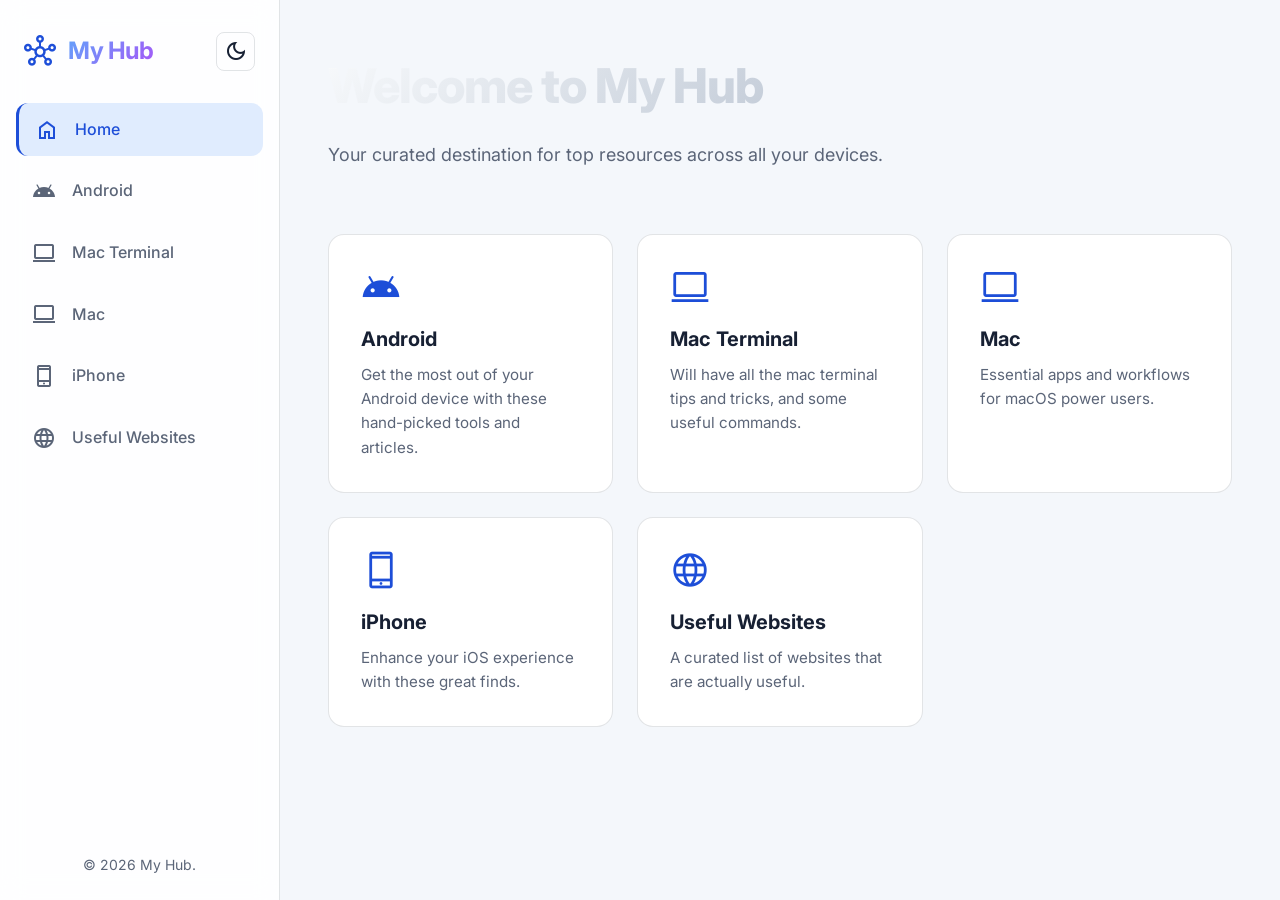
<file: index.html>
<!DOCTYPE html>
<html lang="en">
<head>
    <meta charset="UTF-8">
    <meta name="viewport" content="width=device-width, initial-scale=1.0">
    <title>My Hub | Home</title>
    <meta name="description" content="A curated collection of resources for Android, Mac, iPhone, and Useful Websites.">
    
    <!-- Google Fonts -->
    <link rel="preconnect" href="https://fonts.googleapis.com">
    <link rel="preconnect" href="https://fonts.gstatic.com" crossorigin>
    <link href="https://fonts.googleapis.com/css2?family=Inter:wght@300;400;500;600;700&display=swap" rel="stylesheet">
    
    <!-- Material Icons -->
    <link rel="stylesheet" href="https://fonts.googleapis.com/css2?family=Material+Symbols+Outlined:opsz,wght,FILL,GRAD@24,400,0,0" />
    
    <link rel="stylesheet" href="styles.css">
</head>
<body>

    <div class="app-container">
        <!-- Sidebar Navigation -->
        <aside class="sidebar" id="sidebar">
            <div class="sidebar-header">
                <div class="logo">
                    <span class="material-symbols-outlined logo-icon">hub</span>
                    <h1>My Hub</h1>
                </div>
                <button class="menu-toggle" id="menu-toggle" aria-label="Toggle menu">
                    <span class="material-symbols-outlined">menu</span>
                </button>
                <button class="theme-toggle" id="theme-toggle" type="button" aria-label="Switch to dark theme">
                    <span class="material-symbols-outlined">dark_mode</span>
                </button>
            </div>
            
            <nav class="sidebar-nav">
                <ul id="nav-list"></ul>
            </nav>
            
            <div class="sidebar-footer">
                <p>&copy; 2026 My Hub.</p>
            </div>
        </aside>

        <!-- Main Content Area -->
        <main class="main-content" id="content-container">
            <p class="loading-message">Loading content...</p>
        </main>
    </div>

    <script src="script.js"></script>
</body>
</html>
</file>
<file: styles.css>
/* CSS Reset and Variables */
:root {
    --bg-primary: #f4f7fb;
    --bg-secondary: #ffffff;
    --text-primary: #172033;
    --text-secondary: #5b6578;
    --accent-color: #2563eb;
    --accent-hover: #1d4ed8;
    --glass-bg: rgba(255, 255, 255, 0.88);
    --glass-border: rgba(23, 32, 51, 0.12);
    --card-bg: #ffffff;
    --list-bg: rgba(255, 255, 255, 0.86);
    --sidebar-width: 280px;
    --transition-speed: 0.3s;
}

:root[data-theme="dark"] {
    --bg-primary: #0f172a;
    --bg-secondary: #1e293b;
    --text-primary: #f8fafc;
    --text-secondary: #94a3b8;
    --accent-color: #3b82f6;
    --accent-hover: #60a5fa;
    --glass-bg: rgba(30, 41, 59, 0.7);
    --glass-border: rgba(255, 255, 255, 0.08);
    --card-bg: #1e293b;
    --list-bg: rgba(30, 41, 59, 0.5);
}

* {
    margin: 0;
    padding: 0;
    box-sizing: border-box;
}

body {
    font-family: 'Inter', -apple-system, BlinkMacSystemFont, 'Segoe UI', Roboto, Helvetica, Arial, sans-serif;
    background-color: var(--bg-primary);
    color: var(--text-primary);
    line-height: 1.6;
    overflow-x: hidden;
}

/* Layout */
.app-container {
    display: flex;
    min-height: 100vh;
}

/* Sidebar (Glassmorphism) */
.sidebar {
    width: var(--sidebar-width);
    background: var(--glass-bg);
    backdrop-filter: blur(12px);
    -webkit-backdrop-filter: blur(12px);
    border-right: 1px solid var(--glass-border);
    display: flex;
    flex-direction: column;
    position: fixed;
    height: 100vh;
    left: 0;
    top: 0;
    z-index: 100;
    transition: transform var(--transition-speed) ease;
}

.sidebar-header {
    padding: 2rem 1.5rem;
    display: flex;
    align-items: center;
    justify-content: space-between;
}

.logo {
    display: flex;
    align-items: center;
    gap: 0.75rem;
}

.logo h1 {
    font-size: 1.5rem;
    font-weight: 700;
    letter-spacing: -0.5px;
    background: linear-gradient(135deg, #60a5fa, #a855f7);
    -webkit-background-clip: text;
    -webkit-text-fill-color: transparent;
}

.logo-icon {
    font-size: 2rem;
    color: var(--accent-hover);
}

.menu-toggle {
    display: none;
    background: transparent;
    border: none;
    color: var(--text-primary);
    cursor: pointer;
}

.theme-toggle {
    background: transparent;
    border: 1px solid var(--glass-border);
    border-radius: 0.5rem;
    color: var(--text-primary);
    cursor: pointer;
    display: flex;
    padding: 0.4rem;
    transition: background 0.2s ease, color 0.2s ease;
}

.theme-toggle:hover {
    background: var(--bg-secondary);
    color: var(--accent-hover);
}

.sidebar-nav {
    flex: 1;
    padding: 0 1rem;
}

.sidebar-nav ul {
    list-style: none;
    display: flex;
    flex-direction: column;
    gap: 0.5rem;
}

.nav-link {
    display: flex;
    align-items: center;
    gap: 1rem;
    padding: 0.875rem 1rem;
    color: var(--text-secondary);
    text-decoration: none;
    border-radius: 0.75rem;
    transition: all 0.2s ease;
    font-weight: 500;
}

.nav-link:hover {
    background: rgba(255, 255, 255, 0.05);
    color: var(--text-primary);
    transform: translateX(4px);
}

.nav-link.active {
    background: rgba(59, 130, 246, 0.15);
    color: var(--accent-hover);
    border-left: 3px solid var(--accent-hover);
}

.sidebar-footer {
    padding: 1.5rem;
    font-size: 0.875rem;
    color: var(--text-secondary);
    text-align: center;
}

/* Main Content Area */
.main-content {
    flex: 1;
    margin-left: var(--sidebar-width);
    padding: 3rem;
    position: relative;
    width: calc(100% - var(--sidebar-width));
}

.content-section {
    display: none;
    animation: fadeIn 0.4s ease forwards;
}

.content-section.active {
    display: block;
}

@keyframes fadeIn {
    from {
        opacity: 0;
        transform: translateY(10px);
    }
    to {
        opacity: 1;
        transform: translateY(0);
    }
}

/* Typography & General Components */
.gradient-text {
    background: linear-gradient(135deg, #f8fafc, #94a3b8);
    -webkit-background-clip: text;
    -webkit-text-fill-color: transparent;
    font-size: 3rem;
    font-weight: 800;
    margin-bottom: 1rem;
    letter-spacing: -1px;
}

.subtitle {
    color: var(--text-secondary);
    font-size: 1.125rem;
    max-width: 600px;
}

.hero {
    margin-bottom: 4rem;
}

/* Cards */
.cards-grid {
    display: grid;
    grid-template-columns: repeat(auto-fill, minmax(280px, 1fr));
    gap: 1.5rem;
}

.card {
    background: var(--card-bg);
    border: 1px solid var(--glass-border);
    border-radius: 1rem;
    padding: 2rem;
    transition: all 0.3s ease;
    cursor: pointer;
    position: relative;
    overflow: hidden;
}

.card::before {
    content: '';
    position: absolute;
    top: 0;
    left: 0;
    width: 100%;
    height: 100%;
    background: linear-gradient(135deg, rgba(255,255,255,0.05), transparent);
    opacity: 0;
    transition: opacity 0.3s ease;
}

.card:hover {
    transform: translateY(-5px);
    box-shadow: 0 10px 30px rgba(0, 0, 0, 0.2);
    border-color: rgba(255, 255, 255, 0.15);
}

.card:hover::before {
    opacity: 1;
}

.card-icon {
    font-size: 2.5rem;
    color: var(--accent-hover);
    margin-bottom: 1rem;
}

.card h3 {
    font-size: 1.25rem;
    margin-bottom: 0.5rem;
}

.card p {
    color: var(--text-secondary);
    font-size: 0.95rem;
}

/* Section Header */
.section-header {
    display: flex;
    align-items: center;
    gap: 1rem;
    margin-bottom: 1rem;
}

.section-icon {
    font-size: 2.5rem;
    color: var(--accent-hover);
}

.section-header h2 {
    font-size: 2.5rem;
    font-weight: 700;
}

.markdown-title {
    color: inherit;
    text-decoration: none;
}

.markdown-title:hover {
    color: var(--accent-hover);
}

.section-desc {
    color: var(--text-secondary);
    font-size: 1.1rem;
    margin-bottom: 3rem;
}

/* Lists */
.list-container {
    display: flex;
    flex-direction: column;
    gap: 1rem;
    max-width: 800px;
}

.list-item {
    background: var(--list-bg);
    border: 1px solid var(--glass-border);
    border-radius: 0.75rem;
    padding: 1.5rem;
    display: flex;
    justify-content: space-between;
    align-items: center;
    transition: all 0.2s ease;
}

.list-item:hover {
    background: var(--bg-secondary);
    transform: translateX(5px);
}

.item-content h4 {
    font-size: 1.1rem;
    margin-bottom: 0.25rem;
}

.item-content p {
    color: var(--text-secondary);
    font-size: 0.9rem;
}

.item-link {
    padding: 0.5rem 1.25rem;
    background: rgba(59, 130, 246, 0.1);
    color: var(--accent-hover);
    border-radius: 2rem;
    text-decoration: none;
    font-weight: 500;
    transition: all 0.2s ease;
}

.item-link:hover {
    background: var(--accent-color);
    color: #fff;
}

/* Responsive Design */
@media (max-width: 768px) {
    :root {
        --sidebar-width: 0px;
    }

    .sidebar {
        transform: translateX(-100%);
        width: 280px;
    }

    .sidebar.open {
        transform: translateX(0);
    }

    .main-content {
        margin-left: 0;
        width: 100%;
        padding: 1.5rem;
        padding-top: 5rem;
    }

    .menu-toggle {
        display: block;
        position: fixed;
        top: 1rem;
        right: 1rem;
        z-index: 101;
        background: var(--glass-bg);
        border: 1px solid var(--glass-border);
        padding: 0.5rem;
        border-radius: 0.5rem;
        backdrop-filter: blur(8px);
    }

    .gradient-text {
        font-size: 2.25rem;
    }

    .section-header h2 {
        font-size: 2rem;
    }
}
</file>
